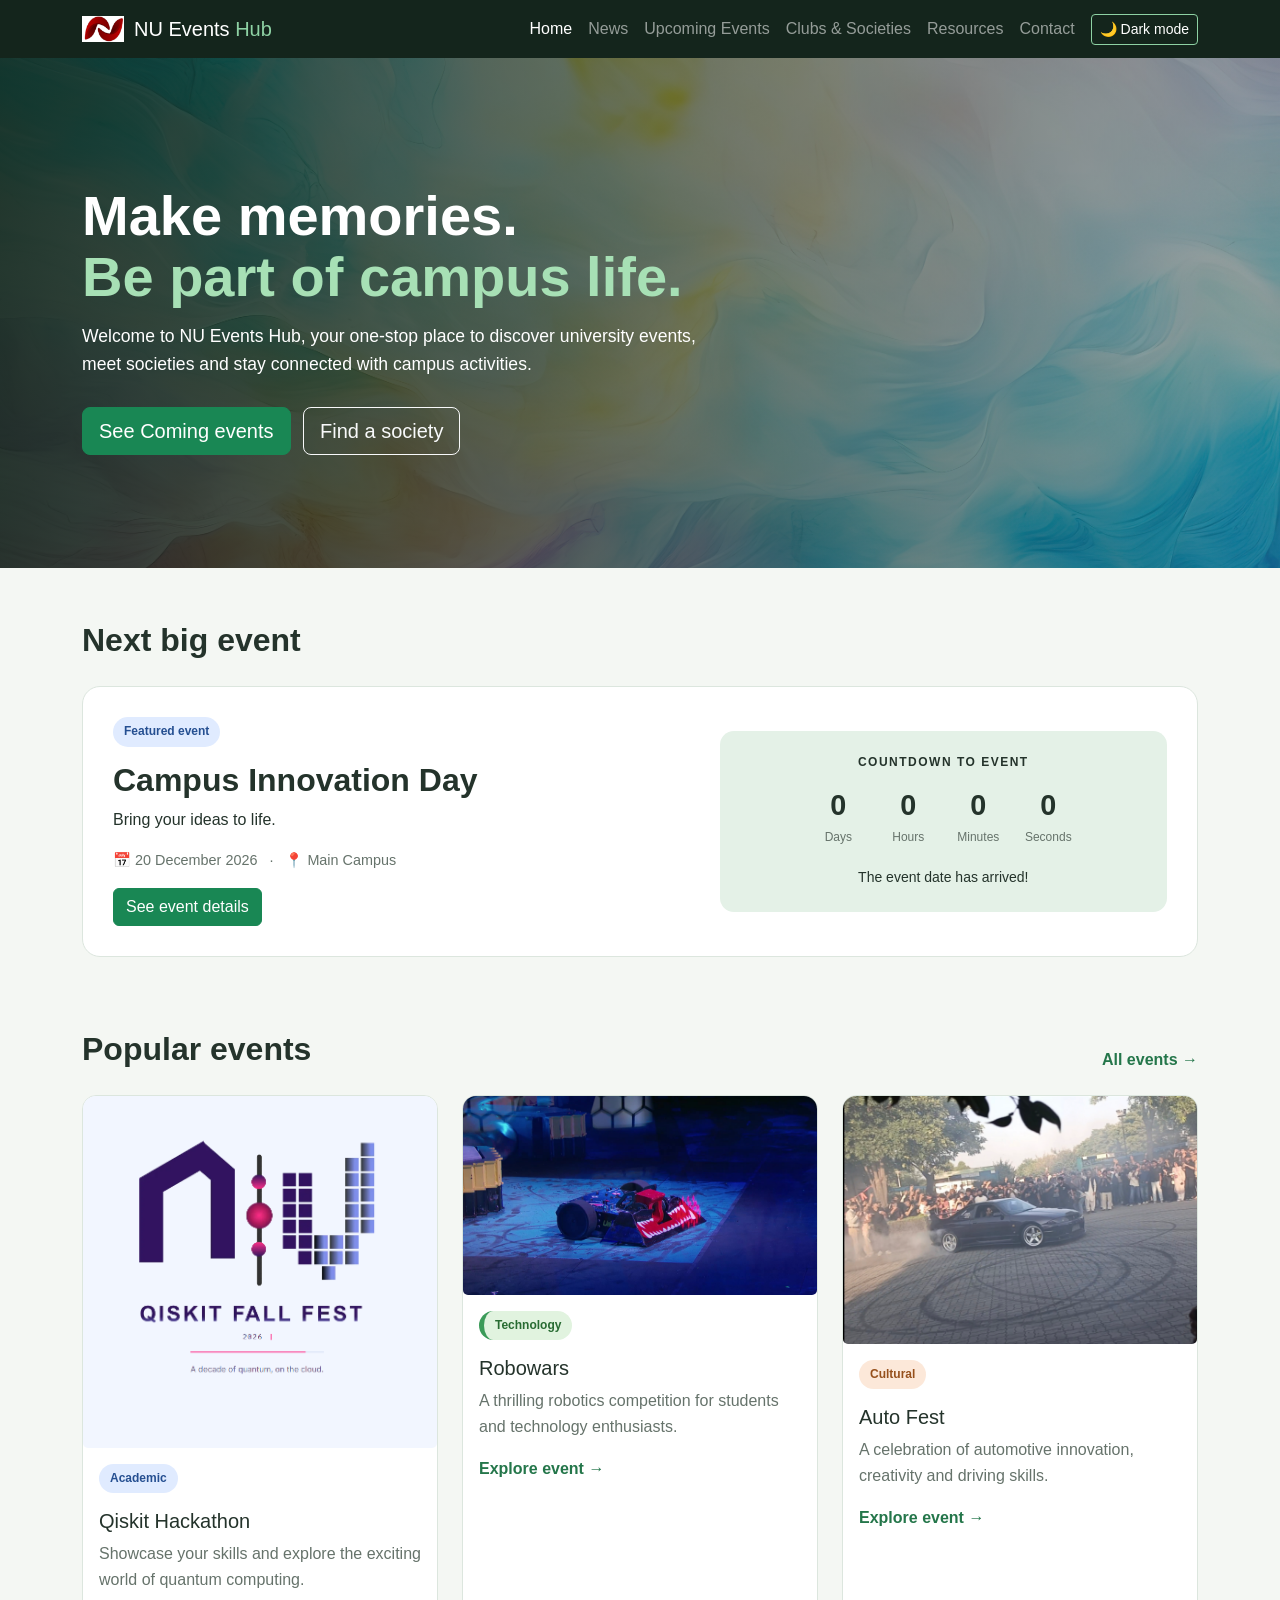
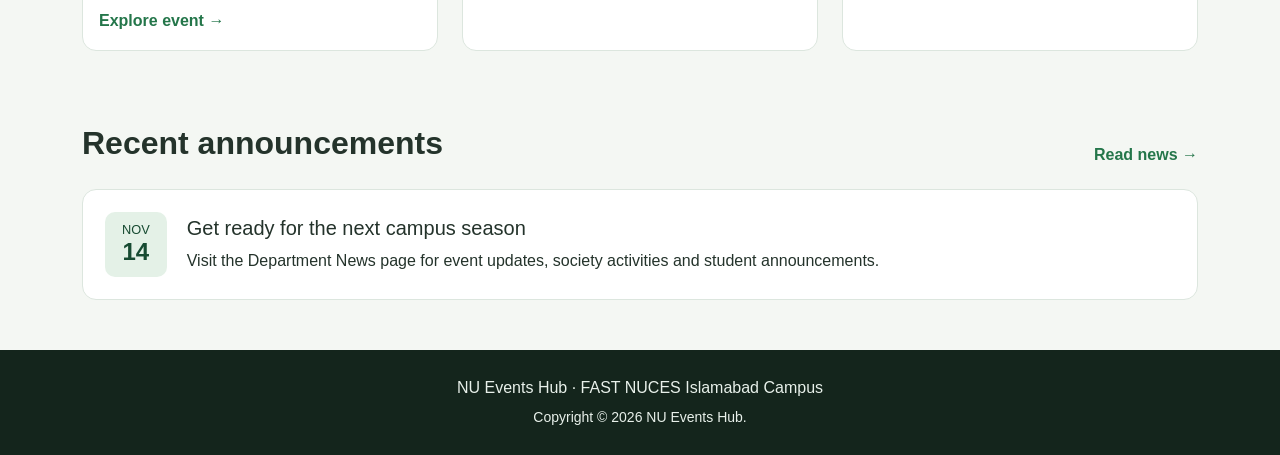
<file: index.html>
<!DOCTYPE html>
<html lang="en" data-theme="light">
<head>
  <meta charset="UTF-8">
  <meta name="viewport" content="width=device-width, initial-scale=1.0">
  <title>NU Events Hub</title>
  <link rel="icon" href="img/logo.png">
  <link href="https://cdn.jsdelivr.net/npm/bootstrap@5.3.3/dist/css/bootstrap.min.css" rel="stylesheet">
  <link rel="stylesheet" href="css/style.css">
</head>
<body>
<nav class="navbar navbar-expand-lg navbar-dark site-navbar sticky-top">
  <div class="container">
    <a class="navbar-brand d-flex align-items-center" href="index.html">
      <img src="img/block.png" alt="NU Events Hub logo" class="brand-logo">
      <span>NU Events <span class="brand-highlight">Hub</span></span>
    </a>
    <button class="navbar-toggler" type="button" data-bs-toggle="collapse" data-bs-target="#mainNavbar" >
      <span class="navbar-toggler-icon"></span>
    </button>
    <div class="collapse navbar-collapse" id="mainNavbar">
      <ul class="navbar-nav ms-auto align-items-lg-center">
        <li><a class="nav-link active" href="index.html">Home</a></li>
        <li><a class="nav-link " href="news.html">News</a></li>
        <li><a class="nav-link " href="events.html">Upcoming Events</a></li>
        <li><a class="nav-link " href="club.html">Clubs &amp; Societies</a></li>
        <li><a class="nav-link " href="resources.html">Resources</a></li>
        <li><a class="nav-link " href="contacts.html">Contact</a></li>
        <li class="nav-item ms-lg-2"><button class="btn btn-sm theme-button" id="themeToggle" type="button">🌙 Dark mode</button></li>
      </ul>
    </div>
  </div>
</nav>
<header class="home-hero">
  <div class="container hero-content">
    <h1>Make memories.<br><span>Be part of campus life.</span></h1>
    <p>Welcome to NU Events Hub, your one-stop place to discover university events, meet societies and stay connected with campus activities.</p>
    <a href="events.html" class="btn btn-success btn-lg me-2">See Coming events</a>
    <a href="club.html" class="btn btn-outline-light btn-lg">Find a society</a>
  </div>
</header>
<main>
<section class="container section-space">
  <div class="section-heading"><div><h2>Next big event</h2></div></div>
  <div class="featured-event">
    <div><span class="category-pill academic">Featured event</span><h3>Campus Innovation Day</h3><p>Bring your ideas to life.</p><p class="event-meta">📅 20 December 2026 &nbsp; · &nbsp; 📍 Main Campus</p><a class="btn btn-success" href="events.html">See event details</a></div>
    <div class="countdown-panel"><p class="mb-2">COUNTDOWN TO EVENT</p><div class="countdown" id="countdown"><div><strong id="days">--</strong><span>Days</span></div><div><strong id="hours">--</strong><span>Hours</span></div><div><strong id="minutes">--</strong><span>Minutes</span></div><div><strong id="seconds">--</strong><span>Seconds</span></div></div><small id="countdownMessage">Time left to get ready!</small></div>
  </div>
</section>
<section class="container section-space">
  <div class="section-heading"><div><h2>Popular events</h2></div><a href="events.html" class="text-link">All events →</a></div>
  <div class="row g-4">
    <div class="col-md-4"><article class="card event-card h-100"><img src="img/event1.png" class="card-img" alt="Quantum computing hackathon"><div class="card-body"><span class="category-pill academic">Academic</span><h3 class="h5 mt-3">Qiskit Hackathon</h3><p>Showcase your skills and explore the exciting world of quantum computing.</p><a href="events.html" class="text-link">Explore event →</a></div></article></div>
    <div class="col-md-4"><article class="card event-card h-100"><img src="img/event_2.jpg" class="card-img" alt="Robotics competition"><div class="card-body"><span class="category-pill sports">Technology</span><h3 class="h5 mt-3">Robowars</h3><p>A thrilling robotics competition for students and technology enthusiasts.</p><a href="events.html" class="text-link">Explore event →</a></div></article></div>
    <div class="col-md-4"><article class="card event-card h-100"><img src="img/event3.jpg" class="card-img" alt="Automotive festival"><div class="card-body"><span class="category-pill cultural">Cultural</span><h3 class="h5 mt-3">Auto Fest</h3><p>A celebration of automotive innovation, creativity and driving skills.</p><a href="events.html" class="text-link">Explore event →</a></div></article></div>
  </div>
</section>
<section class="container section-space">
  <div class="section-heading"><div><h2>Recent announcements</h2></div><a href="news.html" class="text-link">Read news →</a></div>
  <div class="announcement-box"><div class="announcement-date">NOV<br><strong>14</strong></div><div><h3 class="h5">Get ready for the next campus season</h3><p class="mb-0">Visit the Department News page for event updates, society activities and student announcements.</p></div></div>
</section>
</main>
<footer class="site-footer">
  <div class="container text-center">
    <p class="mb-1">NU Events Hub · FAST NUCES Islamabad Campus</p>
    <small>Copyright &copy; 2026 NU Events Hub.</small>
  </div>
</footer>
<script src="https://cdn.jsdelivr.net/npm/bootstrap@5.3.3/dist/js/bootstrap.bundle.min.js"></script>
<script src="js/main.js"></script>
</body>
</html>
</file>
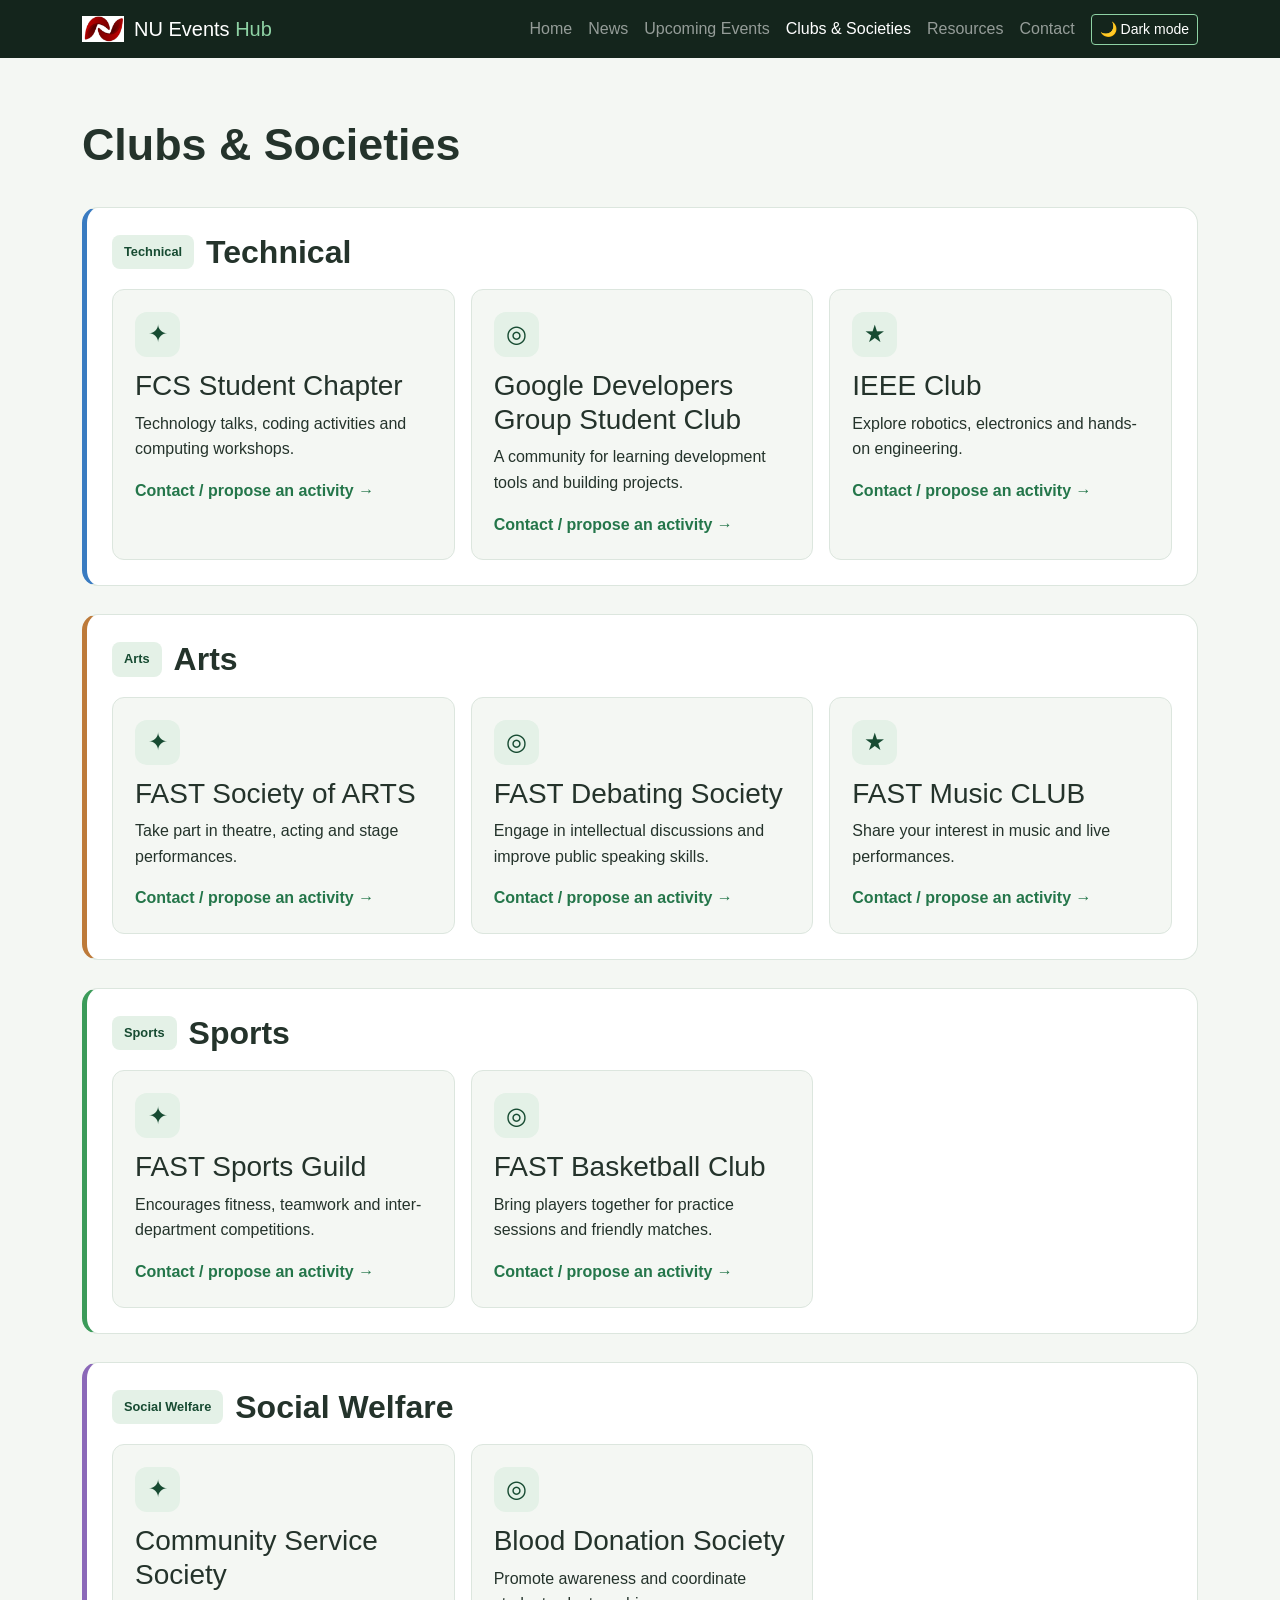
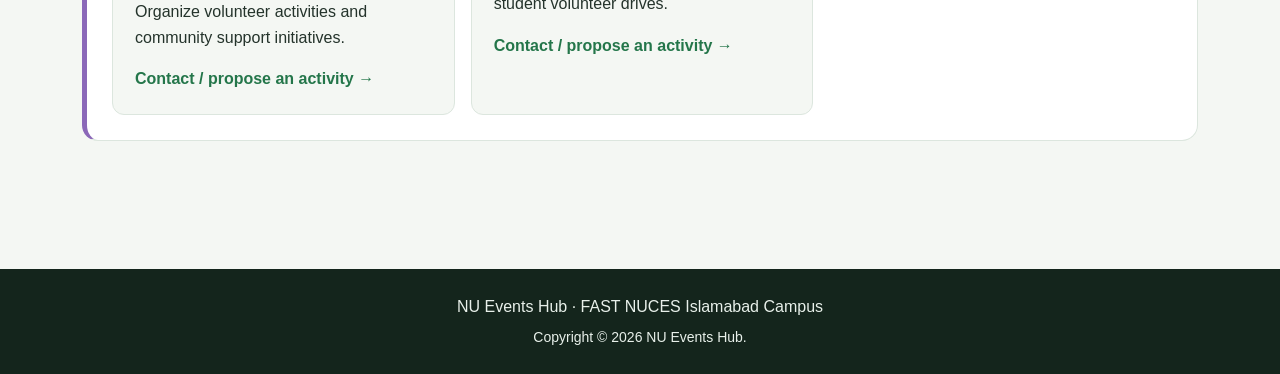
<file: club.html>
<!DOCTYPE html>
<html lang="en" data-theme="light">
<head>
  <meta charset="UTF-8">
  <meta name="viewport" content="width=device-width, initial-scale=1.0">
  <title>NU Events Hub | Clubs & Societies</title>
  <link rel="icon" href="img/logo.png">
  <link href="https://cdn.jsdelivr.net/npm/bootstrap@5.3.3/dist/css/bootstrap.min.css" rel="stylesheet">
  <link rel="stylesheet" href="css/style.css">
</head>
<body>
<nav class="navbar navbar-expand-lg navbar-dark site-navbar sticky-top">
  <div class="container">
    <a class="navbar-brand d-flex align-items-center" href="index.html">
      <img src="img/block.png" alt="NU Events Hub logo" class="brand-logo">
      <span>NU Events <span class="brand-highlight">Hub</span></span>
    </a>
    <button class="navbar-toggler" type="button" data-bs-toggle="collapse" data-bs-target="#mainNavbar" >
      <span class="navbar-toggler-icon"></span>
    </button>
    <div class="collapse navbar-collapse" id="mainNavbar">
      <ul class="navbar-nav ms-auto align-items-lg-center">
        <li><a class="nav-link " href="index.html">Home</a></li>
        <li><a class="nav-link " href="news.html">News</a></li>
        <li><a class="nav-link " href="events.html">Upcoming Events</a></li>
        <li><a class="nav-link active" href="club.html">Clubs &amp; Societies</a></li>
        <li><a class="nav-link " href="resources.html">Resources</a></li>
        <li><a class="nav-link " href="contacts.html">Contact</a></li>
        <li class="nav-item ms-lg-2"><button class="btn btn-sm theme-button" id="themeToggle" type="button">🌙 Dark mode</button></li>
      </ul>
    </div>
  </div>
</nav>
<main class="container page-content"><div class="page-heading"><h1>Clubs &amp; Societies</h1></div><section class="society-section technical"><div class="society-heading"><span>Technical</span><h2>Technical</h2></div><div class="row g-3"><div class="col-md-6 col-lg-4"><article class="society-card"><div class="society-icon">✦</div>
  <h3>FCS Student Chapter</h3><p>Technology talks, coding activities and computing workshops.</p><a href="contacts.html" class="text-link">Contact / propose an activity →</a></article></div>
  <div class="col-md-6 col-lg-4"><article class="society-card"><div class="society-icon">◎</div><h3>Google Developers Group Student Club</h3><p>A community for learning development tools and building projects.</p><a href="contacts.html" class="text-link">Contact / propose an activity →</a></article></div>
  <div class="col-md-6 col-lg-4"><article class="society-card"><div class="society-icon">★</div><h3>IEEE Club</h3><p>Explore robotics, electronics and hands-on engineering.</p><a href="contacts.html" class="text-link">Contact / propose an activity →</a></article></div></div></section>
  <section class="society-section arts"><div class="society-heading"><span>Arts</span><h2>Arts</h2></div><div class="row g-3"><div class="col-md-6 col-lg-4"><article class="society-card"><div class="society-icon">✦</div><h3>FAST Society of ARTS</h3><p>Take part in theatre, acting and stage performances.</p><a href="contacts.html" class="text-link">Contact / propose an activity →</a></article></div><div class="col-md-6 col-lg-4"><article class="society-card"><div class="society-icon">◎</div><h3>FAST Debating Society</h3><p>Engage in intellectual discussions and improve public speaking skills.</p><a href="contacts.html" class="text-link">Contact / propose an activity →</a></article></div><div class="col-md-6 col-lg-4"><article class="society-card"><div class="society-icon">★</div><h3>FAST Music CLUB</h3><p>Share your interest in music and live performances.</p><a href="contacts.html" class="text-link">Contact / propose an activity →</a>
  </article></div></div></section><section class="society-section sports"><div class="society-heading"><span>Sports</span><h2>Sports</h2></div><div class="row g-3"><div class="col-md-6 col-lg-4"><article class="society-card"><div class="society-icon">✦</div><h3>FAST Sports Guild</h3><p>Encourages fitness, teamwork and inter-department competitions.</p><a href="contacts.html" class="text-link">Contact / propose an activity →</a></article></div>
    <div class="col-md-6 col-lg-4"><article class="society-card"><div class="society-icon">◎</div><h3>FAST Basketball Club</h3><p>Bring players together for practice sessions and friendly matches.</p><a href="contacts.html" class="text-link">Contact / propose an activity →</a></article></div></div></section>
  <section class="society-section social"><div class="society-heading"><span>Social Welfare</span><h2>Social Welfare</h2></div><div class="row g-3"><div class="col-md-6 col-lg-4"><article class="society-card"><div class="society-icon">✦</div><h3>Community Service Society</h3><p>Organize volunteer activities and community support initiatives.</p><a href="contacts.html" class="text-link">Contact / propose an activity →</a></article></div><div class="col-md-6 col-lg-4"><article class="society-card"><div class="society-icon">◎</div>
    <h3>Blood Donation Society</h3><p>Promote awareness and coordinate student volunteer drives.</p><a href="contacts.html" class="text-link">Contact / propose an activity →</a></article></div></div></section></main><footer class="site-footer">
  <div class="container text-center">
    <p class="mb-1">NU Events Hub · FAST NUCES Islamabad Campus</p>
    <small>Copyright &copy; 2026 NU Events Hub.</small>
  </div>
</footer>
<script src="https://cdn.jsdelivr.net/npm/bootstrap@5.3.3/dist/js/bootstrap.bundle.min.js"></script>
<script src="js/main.js"></script>
</body>
</html>
</file>
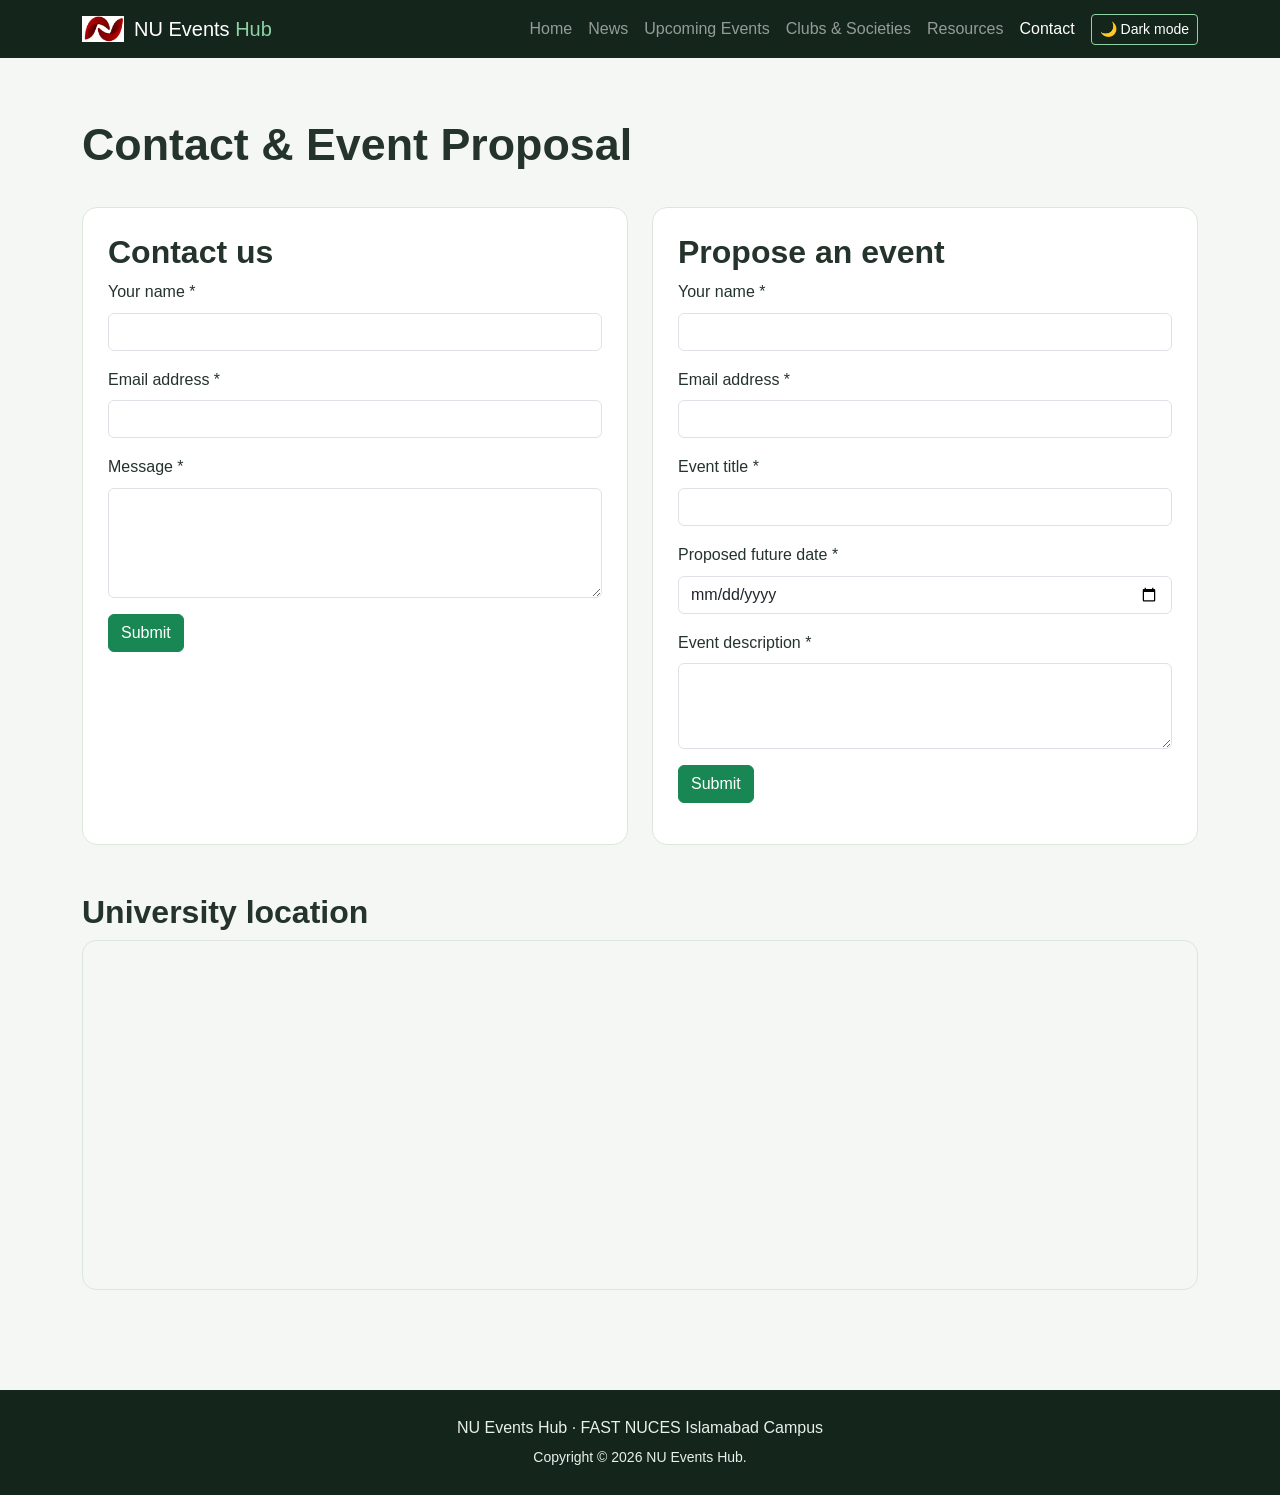
<file: contacts.html>
<!DOCTYPE html>
<html lang="en" data-theme="light">
<head>
  <meta charset="UTF-8">
  <meta name="viewport" content="width=device-width, initial-scale=1.0">
  <title>NU Events Hub | Contact & Event Proposal</title>
  <link rel="icon" href="img/logo.png">
  <link href="https://cdn.jsdelivr.net/npm/bootstrap@5.3.3/dist/css/bootstrap.min.css" rel="stylesheet">
  <link rel="stylesheet" href="css/style.css">
</head>
<body>
<nav class="navbar navbar-expand-lg navbar-dark site-navbar sticky-top">
  <div class="container">
    <a class="navbar-brand d-flex align-items-center" href="index.html">
      <img src="img/block.png" alt="NU Events Hub logo" class="brand-logo">
      <span>NU Events <span class="brand-highlight">Hub</span></span>
    </a>
    <button class="navbar-toggler" type="button" data-bs-toggle="collapse" data-bs-target="#mainNavbar" >
      <span class="navbar-toggler-icon"></span>
    </button>
    <div class="collapse navbar-collapse" id="mainNavbar">
      <ul class="navbar-nav ms-auto align-items-lg-center">
        <li><a class="nav-link " href="index.html">Home</a></li>
        <li><a class="nav-link " href="news.html">News</a></li>
        <li><a class="nav-link " href="events.html">Upcoming Events</a></li>
        <li><a class="nav-link " href="club.html">Clubs &amp; Societies</a></li>
        <li><a class="nav-link " href="resources.html">Resources</a></li>
        <li><a class="nav-link active" href="contacts.html">Contact</a></li>
        <li class="nav-item ms-lg-2"><button class="btn btn-sm theme-button" id="themeToggle" type="button">🌙 Dark mode</button></li>
      </ul>
    </div>
  </div>
</nav>
<main class="container page-content"><div class="page-heading"><h1>Contact &amp; Event Proposal</h1></div>
<div class="row g-4"><div class="col-lg-6"><section class="form-panel"><h2>Contact us</h2><form id="contactForm" novalidate><div class="mb-3"><label class="form-label" for="contactName">Your name *</label><input class="form-control" id="contactName" type="text" required><div class="invalid-feedback">Please enter your name.</div></div><div class="mb-3"><label class="form-label" for="contactEmail">Email address *</label><input class="form-control" id="contactEmail" type="email" required><div class="invalid-feedback">Please enter a valid email address.</div></div><div class="mb-3"><label class="form-label" for="contactMessage">Message *</label><textarea class="form-control" id="contactMessage" rows="4" required></textarea><div class="invalid-feedback">Please write a message.</div></div><button class="btn btn-success" type="submit">Submit</button><div class="form-success mt-3" id="contactSuccess" role="status"></div></form></section></div>
<div class="col-lg-6"><section class="form-panel"><h2>Propose an event</h2><form id="proposalForm" novalidate><div class="mb-3"><label class="form-label" for="proposalName">Your name *</label><input class="form-control" id="proposalName" type="text" required><div class="invalid-feedback">Please enter your name.</div></div><div class="mb-3"><label class="form-label" for="proposalEmail">Email address *</label><input class="form-control" id="proposalEmail" type="email" required><div class="invalid-feedback">Enter a valid email address.</div></div><div class="mb-3"><label class="form-label" for="eventName">Event title *</label><input class="form-control" id="eventName" type="text" required><div class="invalid-feedback">Please enter an event title.</div></div><div class="mb-3"><label class="form-label" for="eventDate">Proposed future date *</label><input class="form-control" id="eventDate" type="date" required><div class="invalid-feedback">Choose a date in the future.</div></div><div class="mb-3"><label class="form-label" for="eventDescription">Event description *</label><textarea class="form-control" id="eventDescription" rows="3" required></textarea><div class="invalid-feedback">Please describe your event.</div></div><button class="btn btn-success" type="submit">Submit</button><div class="form-success mt-3" id="proposalSuccess" role="status"></div></form></section></div></div>
<section class="map-section mt-5"><h2>University location</h2><div class="map-frame"><iframe src="https://www.google.com/maps?q=FAST%20National%20University%20Islamabad%20Campus&output=embed" loading="lazy" referrerpolicy="no-referrer-when-downgrade" allowfullscreen></iframe></div></section>
</main><footer class="site-footer">
  <div class="container text-center">
    <p class="mb-1">NU Events Hub · FAST NUCES Islamabad Campus</p>
    <small>Copyright &copy; 2026 NU Events Hub.</small>
  </div>
</footer>
<script src="https://cdn.jsdelivr.net/npm/bootstrap@5.3.3/dist/js/bootstrap.bundle.min.js"></script>
<script src="js/main.js"></script>
</body>
</html>
</file>
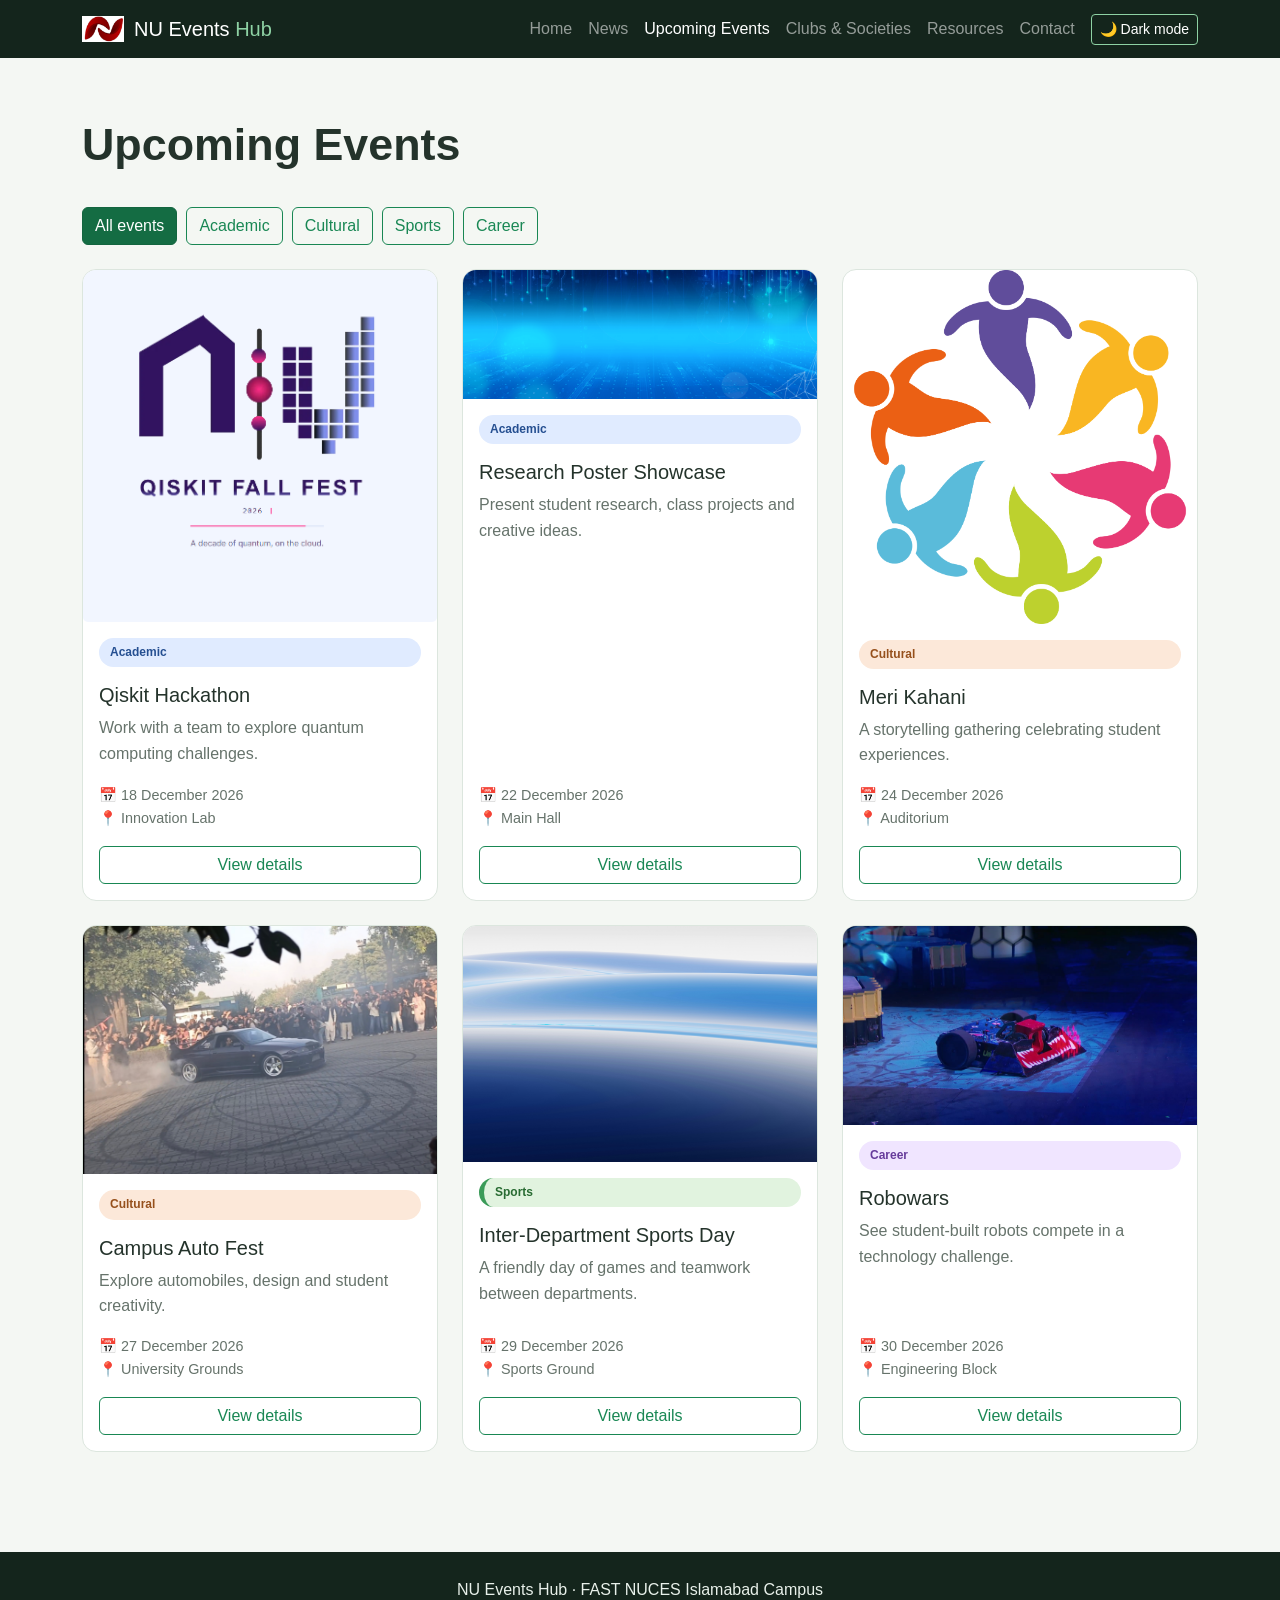
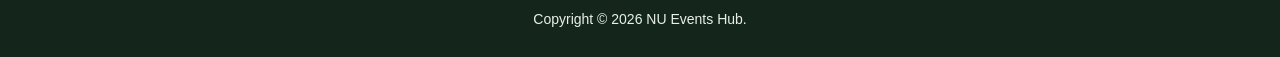
<file: events.html>
<!DOCTYPE html>
<html lang="en" data-theme="light">
<head>
  <meta charset="UTF-8">
  <meta name="viewport" content="width=device-width, initial-scale=1.0">
  <title>NU Events Hub | Upcoming Events</title>
  <link rel="icon" href="img/logo.png">
  <link href="https://cdn.jsdelivr.net/npm/bootstrap@5.3.3/dist/css/bootstrap.min.css" rel="stylesheet">
  <link rel="stylesheet" href="css/style.css">
</head>
<body>
<nav class="navbar navbar-expand-lg navbar-dark site-navbar sticky-top">
  <div class="container">
    <a class="navbar-brand d-flex align-items-center" href="index.html">
      <img src="img/block.png" alt="NU Events Hub logo" class="brand-logo">
      <span>NU Events <span class="brand-highlight">Hub</span></span>
    </a>
    <button class="navbar-toggler" type="button" data-bs-toggle="collapse" data-bs-target="#mainNavbar" >
      <span class="navbar-toggler-icon"></span>
    </button>
    <div class="collapse navbar-collapse" id="mainNavbar">
      <ul class="navbar-nav ms-auto align-items-lg-center">
        <li><a class="nav-link " href="index.html">Home</a></li>
        <li><a class="nav-link " href="news.html">News</a></li>
        <li><a class="nav-link active" href="events.html">Upcoming Events</a></li>
        <li><a class="nav-link " href="club.html">Clubs &amp; Societies</a></li>
        <li><a class="nav-link " href="resources.html">Resources</a></li>
        <li><a class="nav-link " href="contacts.html">Contact</a></li>
        <li class="nav-item ms-lg-2"><button class="btn btn-sm theme-button" id="themeToggle" type="button">🌙 Dark mode</button></li>
      </ul>
    </div>
  </div>
</nav>
<main class="container page-content"><div class="page-heading"><h1>Upcoming Events</h1></div>
<div class="filter-buttons mb-4"><button class="btn btn-success filter-btn active" data-filter="All">All events</button><button class="btn btn-outline-success filter-btn" data-filter="Academic">Academic</button><button class="btn btn-outline-success filter-btn" data-filter="Cultural">Cultural</button><button class="btn btn-outline-success filter-btn" data-filter="Sports">Sports</button><button class="btn btn-outline-success filter-btn" data-filter="Career">Career</button></div>
<div class="row g-4" id="eventList"><div class="col-md-6 col-lg-4 event-item" data-category="Academic"><article class="card event-card h-100"><img src="img/event1.png" class="card-img event-image" alt="Qiskit Hackathon"><div class="card-body d-flex flex-column"><span class="category-pill academic">Academic</span><h3 class="h5 mt-3">Qiskit Hackathon</h3><p>Work with a team to explore quantum computing challenges.</p><div class="mt-auto"><p class="event-meta mb-3">📅 18 December 2026<br>📍 Innovation Lab</p><button class="btn btn-outline-success w-100 event-detail-button" type="button" data-bs-toggle="modal" data-bs-target="#eventModal" data-title="Qiskit Hackathon" data-category="Academic" data-date="18 December 2026" data-venue="Innovation Lab" data-description="Work with a team to explore quantum computing challenges.">View details</button></div></div></article></div><div class="col-md-6 col-lg-4 event-item" data-category="Academic"><article class="card event-card h-100"><img src="img/hero1.png" class="card-img-top event-image" alt="Research Poster Showcase"><div class="card-body d-flex flex-column"><span class="category-pill academic">Academic</span><h3 class="h5 mt-3">Research Poster Showcase</h3><p>Present student research, class projects and creative ideas.</p><div class="mt-auto"><p class="event-meta mb-3">📅 22 December 2026<br>📍 Main Hall</p><button class="btn btn-outline-success w-100 event-detail-button" type="button" data-bs-toggle="modal" data-bs-target="#eventModal" data-title="Research Poster Showcase" data-category="Academic" data-date="22 December 2026" data-venue="Main Hall" data-description="Present student research, class projects and creative ideas.">View details</button></div></div></article></div><div class="col-md-6 col-lg-4 event-item" data-category="Cultural"><article class="card event-card h-100"><img src="img/hero.png" class="card-img-top event-image" alt="Meri Kahani"><div class="card-body d-flex flex-column"><span class="category-pill cultural">Cultural</span><h3 class="h5 mt-3">Meri Kahani</h3><p>A storytelling gathering celebrating student experiences.</p><div class="mt-auto"><p class="event-meta mb-3">📅 24 December 2026<br>📍 Auditorium</p><button class="btn btn-outline-success w-100 event-detail-button" type="button" data-bs-toggle="modal" data-bs-target="#eventModal" data-title="Meri Kahani" data-category="Cultural" data-date="24 December 2026" data-venue="Auditorium" data-description="A storytelling gathering celebrating student experiences.">View details</button></div></div></article></div><div class="col-md-6 col-lg-4 event-item" data-category="Cultural"><article class="card event-card h-100"><img src="img/event3.jpg" class="card-img-top event-image" alt="Campus Auto Fest"><div class="card-body d-flex flex-column"><span class="category-pill cultural">Cultural</span><h3 class="h5 mt-3">Campus Auto Fest</h3><p>Explore automobiles, design and student creativity.</p><div class="mt-auto"><p class="event-meta mb-3">📅 27 December 2026<br>📍 University Grounds</p><button class="btn btn-outline-success w-100 event-detail-button" type="button" data-bs-toggle="modal" data-bs-target="#eventModal" data-title="Campus Auto Fest" data-category="Cultural" data-date="27 December 2026" data-venue="University Grounds" data-description="Explore automobiles, design and student creativity.">View details</button></div></div></article></div><div class="col-md-6 col-lg-4 event-item" data-category="Sports"><article class="card event-card h-100"><img src="img/hero2.jpg" class="card-img-top event-image" alt="Inter-Department Sports Day"><div class="card-body d-flex flex-column"><span class="category-pill sports">Sports</span><h3 class="h5 mt-3">Inter-Department Sports Day</h3><p>A friendly day of games and teamwork between departments.</p><div class="mt-auto"><p class="event-meta mb-3">📅 29 December 2026<br>📍 Sports Ground</p><button class="btn btn-outline-success w-100 event-detail-button" type="button" data-bs-toggle="modal" data-bs-target="#eventModal" data-title="Inter-Department Sports Day" data-category="Sports" data-date="29 December 2026" data-venue="Sports Ground" data-description="A friendly day of games and teamwork between departments.">View details</button></div></div></article></div><div class="col-md-6 col-lg-4 event-item" data-category="Career"><article class="card event-card h-100"><img src="img/event_2.jpg" class="card-img-top event-image" alt="Robowars"><div class="card-body d-flex flex-column"><span class="category-pill career">Career</span><h3 class="h5 mt-3">Robowars</h3><p>See student-built robots compete in a technology challenge.</p><div class="mt-auto"><p class="event-meta mb-3">📅 30 December 2026<br>📍 Engineering Block</p>
  <button class="btn btn-outline-success w-100 event-detail-button" type="button" data-bs-toggle="modal" data-bs-target="#eventModal" data-title="Robowars" data-category="Career" data-date="30 December 2026" data-venue="Engineering Block" data-description="See student-built robots compete in a technology challenge.">View details</button></div></div></article></div></div>
<div class="text-center py-4 d-none" id="noEvents">No events found in this category.</div>
</main>


<div class="modal fade" id="eventModal" tabindex="-1" ><div class="modal-dialog modal-dialog-centered"><div class="modal-content"><div class="modal-header"><h2 class="modal-title fs-5" id="eventModalTitle">Event details</h2>
  <button type="button" class="btn-close" data-bs-dismiss="modal" ></button></div>
<div class="modal-body">
  <p><strong>Category:</strong>
   <span id="modalCategory"></span></p>
  <p><strong>Date:</strong> 
  <span id="modalDate"></span></p><p>
  <strong>Venue:</strong>
   <span id="modalVenue"></span>
</p>
  <p id="modalDescription"></p></div>
<div class="modal-footer">
  <button type="button" class="btn btn-success" data-bs-dismiss="modal">Close</button>
</div>
</div>
</div>
</div>
<footer class="site-footer">
  <div class="container text-center">
    <p class="mb-1">NU Events Hub · FAST NUCES Islamabad Campus</p>
    <small>Copyright &copy; 2026 NU Events Hub.</small>
  </div>
</footer>
<script src="https://cdn.jsdelivr.net/npm/bootstrap@5.3.3/dist/js/bootstrap.bundle.min.js"></script>
<script src="js/main.js"></script>
</body>
</html>
</file>
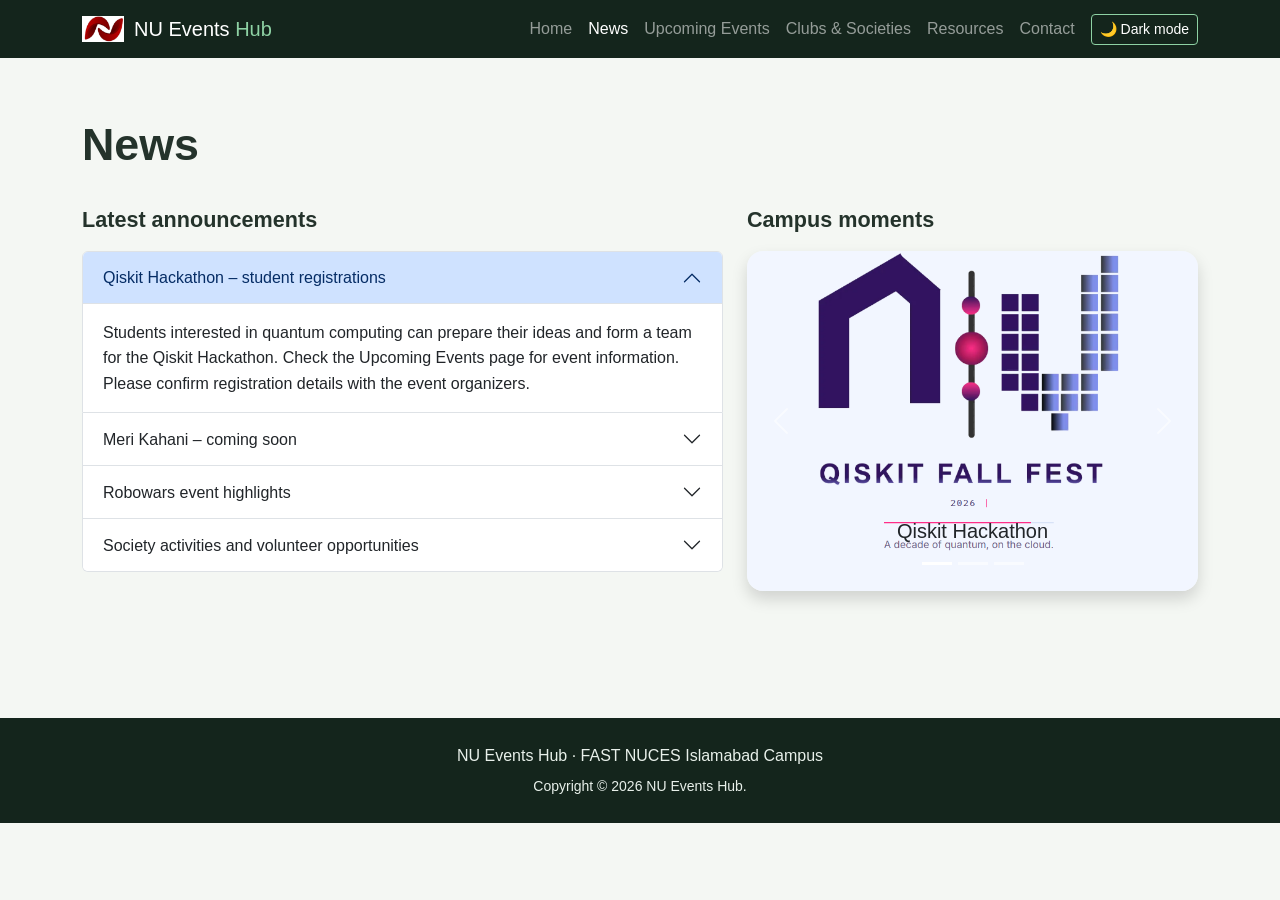
<file: news.html>
<!DOCTYPE html>
<html lang="en" data-theme="light">
<head>
  <meta charset="UTF-8">
  <meta name="viewport" content="width=device-width, initial-scale=1.0">
  <title>NU Events Hub | News</title>
  <link rel="icon" href="img/logo.png">
  <link href="https://cdn.jsdelivr.net/npm/bootstrap@5.3.3/dist/css/bootstrap.min.css" rel="stylesheet">
  <link rel="stylesheet" href="css/style.css">
</head>
<body>
<nav class="navbar navbar-expand-lg navbar-dark site-navbar sticky-top">
  <div class="container">
    <a class="navbar-brand d-flex align-items-center" href="index.html">
      <img src="img/block.png" alt="NU Events Hub logo" class="brand-logo">
      <span>NU Events <span class="brand-highlight">Hub</span></span>
    </a>
    <button class="navbar-toggler" type="button" data-bs-toggle="collapse" data-bs-target="#mainNavbar">
      <span class="navbar-toggler-icon"></span>
    </button>
    <div class="collapse navbar-collapse" id="mainNavbar">
      <ul class="navbar-nav ms-auto align-items-lg-center">
        <li><a class="nav-link " href="index.html">Home</a></li>
        <li><a class="nav-link active" href="news.html">News</a></li>
        <li><a class="nav-link " href="events.html">Upcoming Events</a></li>
        <li><a class="nav-link " href="club.html">Clubs &amp; Societies</a></li>
        <li><a class="nav-link " href="resources.html">Resources</a></li>
        <li><a class="nav-link " href="contacts.html">Contact</a></li>
        <li class="nav-item ms-lg-2"><button class="btn btn-sm theme-button" id="themeToggle" type="button">🌙 Dark mode</button></li>
      </ul>
    </div>
  </div>
</nav>
<main class="container page-content">
  <div class="page-heading"><h1>News</h1></div>
  <div class="row g-4 align-items-start">
    <div class="col-lg-7"><h2 class="section-title">Latest announcements</h2>
      <div class="accordion" id="newsAccordion">
        <div class="accordion-item"><h2 class="accordion-header"><button class="accordion-button" type="button" data-bs-toggle="collapse" data-bs-target="#newsOne">Qiskit Hackathon – student registrations</button></h2><div id="newsOne" class="accordion-collapse collapse show" data-bs-parent="#newsAccordion"><div class="accordion-body">Students interested in quantum computing can prepare their ideas and form a team for the Qiskit Hackathon. Check the Upcoming Events page for event information. Please confirm registration details with the event organizers.</div></div></div>
        <div class="accordion-item"><h2 class="accordion-header"><button class="accordion-button collapsed" type="button" data-bs-toggle="collapse" data-bs-target="#newsTwo">Meri Kahani – coming soon</button></h2><div id="newsTwo" class="accordion-collapse collapse" data-bs-parent="#newsAccordion"><div class="accordion-body">A campus storytelling activity celebrating student experiences and creativity. More information will be shared by the organizing society.</div></div></div>
        <div class="accordion-item"><h2 class="accordion-header"><button class="accordion-button collapsed" type="button" data-bs-toggle="collapse" data-bs-target="#newsThree">Robowars event highlights</button></h2><div id="newsThree" class="accordion-collapse collapse" data-bs-parent="#newsAccordion"><div class="accordion-body">Robowars brings together students who enjoy robotics, building and friendly competition. Explore the event gallery for a look at campus activities.</div></div></div>
        <div class="accordion-item"><h2 class="accordion-header"><button class="accordion-button collapsed" type="button" data-bs-toggle="collapse" data-bs-target="#newsFour">Society activities and volunteer opportunities</button></h2><div id="newsFour" class="accordion-collapse collapse" data-bs-parent="#newsAccordion"><div class="accordion-body">Students can explore the Clubs and Societies directory to learn about technical, arts, sports and social welfare activities.</div></div></div>
      </div>
    </div>
    <div class="col-lg-5"><h2 class="section-title">Campus moments</h2>
      <div id="campusCarousel" class="carousel slide carousel-fade shadow rounded-4 overflow-hidden" data-bs-ride="carousel">
        <div class="carousel-indicators"><button type="button" data-bs-target="#campusCarousel" data-bs-slide-to="0" class="active"></button><button type="button" data-bs-target="#campusCarousel" data-bs-slide-to="1" ></button><button type="button" data-bs-target="#campusCarousel" data-bs-slide-to="2" ></button></div>
        <div class="carousel-inner"><div class="carousel-item active"><img src="img/event1.png" class="d-block w-100 news-slide" alt="Qiskit event image"><div class="carousel-caption"><h5 class="text-dark">Qiskit Hackathon</h5></div></div><div class="carousel-item"><img src="img/event_2.jpg" class="d-block w-100 news-slide" alt="Robowars event image"><div class="carousel-caption"><h5>Robowars</h5></div></div><div class="carousel-item"><img src="img/event3.jpg" class="d-block w-100 news-slide" alt="Auto Fest image"><div class="carousel-caption"><h5>Auto Fest</h5></div></div></div>
        <button class="carousel-control-prev" type="button" data-bs-target="#campusCarousel" data-bs-slide="prev"><span class="carousel-control-prev-icon"></span></button><button class="carousel-control-next" type="button" data-bs-target="#campusCarousel" data-bs-slide="next"><span class="carousel-control-next-icon"></span></button>
      </div>

    </div>
  </div>
</main><footer class="site-footer">
  <div class="container text-center">
    <p class="mb-1">NU Events Hub · FAST NUCES Islamabad Campus</p>
    <small>Copyright &copy; 2026 NU Events Hub.</small>
  </div>
</footer>
<script src="https://cdn.jsdelivr.net/npm/bootstrap@5.3.3/dist/js/bootstrap.bundle.min.js"></script>
<script src="js/main.js"></script>
</body>
</html>
</file>
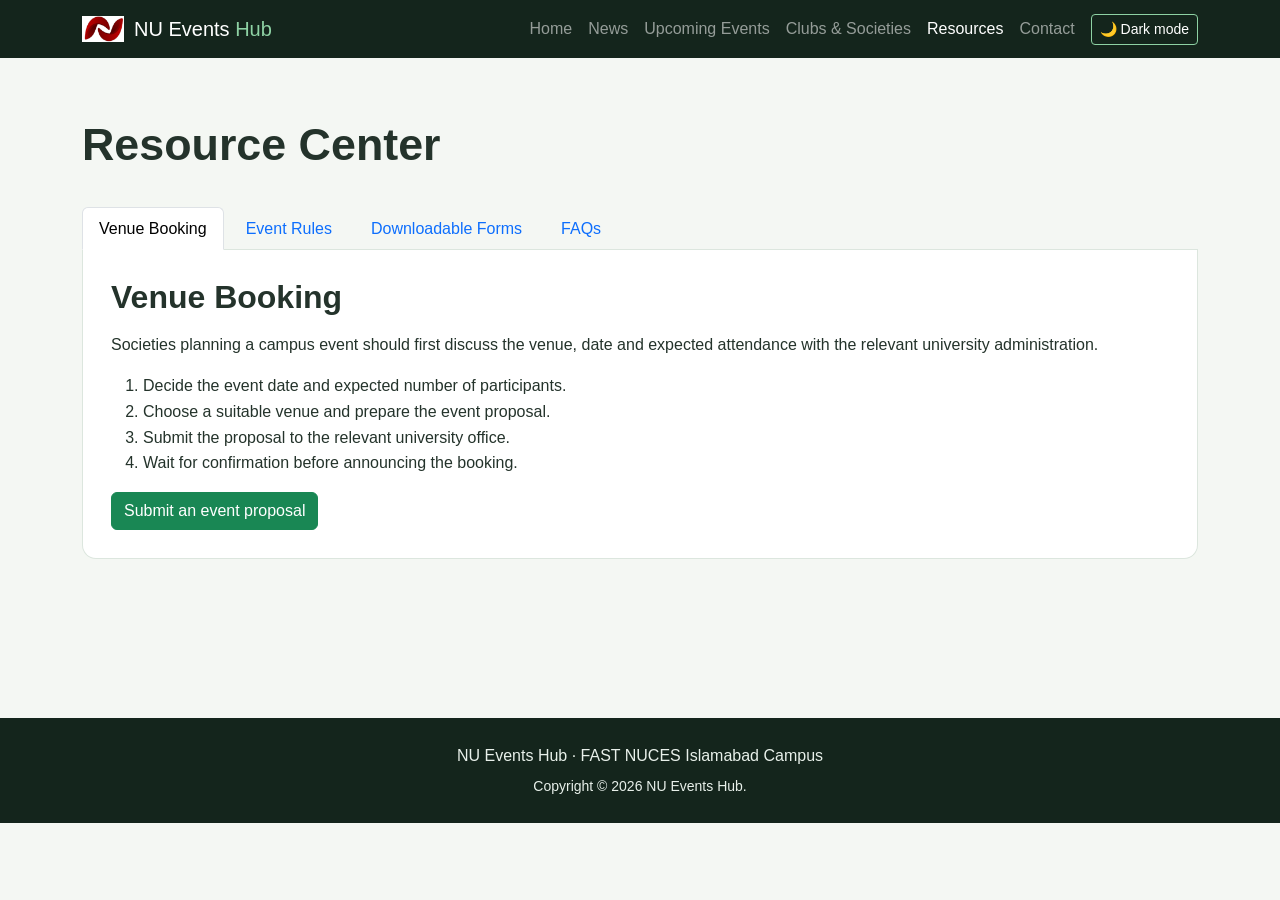
<file: resources.html>
<!DOCTYPE html>
<html lang="en" data-theme="light">
<head>
  <meta charset="UTF-8">
  <meta name="viewport" content="width=device-width, initial-scale=1.0">
  <title>NU Events Hub | Resource Center</title>
  <link rel="icon" href="img/logo.png">
  <link href="https://cdn.jsdelivr.net/npm/bootstrap@5.3.3/dist/css/bootstrap.min.css" rel="stylesheet">
  <link rel="stylesheet" href="css/style.css">
</head>
<body>
<nav class="navbar navbar-expand-lg navbar-dark site-navbar sticky-top">
  <div class="container">
    <a class="navbar-brand d-flex align-items-center" href="index.html">
      <img src="img/block.png" alt="NU Events Hub logo" class="brand-logo">
      <span>NU Events <span class="brand-highlight">Hub</span></span>
    </a>
    <button class="navbar-toggler" type="button" data-bs-toggle="collapse" data-bs-target="#mainNavbar">
      <span class="navbar-toggler-icon"></span>
    </button>
    <div class="collapse navbar-collapse" id="mainNavbar">
      <ul class="navbar-nav ms-auto align-items-lg-center">
        <li><a class="nav-link " href="index.html">Home</a></li>
        <li><a class="nav-link " href="news.html">News</a></li>
        <li><a class="nav-link " href="events.html">Upcoming Events</a></li>
        <li><a class="nav-link " href="club.html">Clubs &amp; Societies</a></li>
        <li><a class="nav-link active" href="resources.html">Resources</a></li>
        <li><a class="nav-link " href="contacts.html">Contact</a></li>
        <li class="nav-item ms-lg-2"><button class="btn btn-sm theme-button" id="themeToggle" type="button">🌙 Dark mode</button></li>
      </ul>
    </div>
  </div>
</nav>
<main class="container page-content"><div class="page-heading"><h1>Resource Center</h1></div>
<ul class="nav nav-tabs resource-tabs" id="resourceTabs" role="tablist">
<li role="presentation"><button class="nav-link active" id="venue-tab" data-bs-toggle="tab" data-bs-target="#venue" type="button" role="tab">Venue Booking</button></li>
<li role="presentation"><button class="nav-link" id="rules-tab" data-bs-toggle="tab" data-bs-target="#rules" type="button" role="tab">Event Rules</button></li>
<li role="presentation"><button class="nav-link" id="forms-tab" data-bs-toggle="tab" data-bs-target="#forms" type="button" role="tab">Downloadable Forms</button></li>
<li role="presentation"><button class="nav-link" id="faqs-tab" data-bs-toggle="tab" data-bs-target="#faqs" type="button" role="tab">FAQs</button></li>
</ul>
<div class="tab-content resource-content" id="resourceTabsContent">
<div class="tab-pane fade show active" id="venue" role="tabpanel" ><h2>Venue Booking</h2><p>Societies planning a campus event should first discuss the venue, date and expected attendance with the relevant university administration.</p><ol><li>Decide the event date and expected number of participants.</li><li>Choose a suitable venue and prepare the event proposal.</li><li>Submit the proposal to the relevant university office.</li><li>Wait for confirmation before announcing the booking.</li></ol><a href="contacts.html" class="btn btn-success">Submit an event proposal</a></div>
<div class="tab-pane fade" id="rules" role="tabpanel"><h2>Event Rules</h2><ul><li>Respect university policies and campus facilities.</li><li>Obtain approval before arranging an event.</li><li>Keep the venue clean and return equipment after use.</li><li>Make sure activities are safe and welcoming for participants.</li><li>Share accurate event information with attendees.</li></ul></div>
<div class="tab-pane fade" id="forms" role="tabpanel"><h2>Downloadable Forms</h2><p>A simple event proposal form is available below. You can download it, fill it in and use it as a planning draft.</p><a class="btn btn-outline-success" href="event-proposal-form.txt" download>⬇ Download event proposal form</a></div>
<div class="tab-pane fade" id="faqs" role="tabpanel"><h2>Frequently Asked Questions</h2><div class="accordion" id="faqAccordion"><div class="accordion-item"><h3 class="accordion-header"><button class="accordion-button" data-bs-toggle="collapse" data-bs-target="#faq1" type="button">Who can propose an event?</button></h3><div class="accordion-collapse collapse show" id="faq1" data-bs-parent="#faqAccordion"><div class="accordion-body">Students and student societies can use the proposal form to share an event idea.</div></div></div><div class="accordion-item"><h3 class="accordion-header"><button class="accordion-button collapsed" data-bs-toggle="collapse" data-bs-target="#faq2" type="button">Does submitting a proposal confirm my event?</button></h3><div class="accordion-collapse collapse" id="faq2" data-bs-parent="#faqAccordion"><div class="accordion-body">No. A proposal is a request for review. Wait for confirmation from the relevant university office.</div></div></div><div class="accordion-item"><h3 class="accordion-header"><button class="accordion-button collapsed" data-bs-toggle="collapse" data-bs-target="#faq3" type="button">Where can I find upcoming activities?</button></h3><div class="accordion-collapse collapse" id="faq3" data-bs-parent="#faqAccordion"><div class="accordion-body">Visit the Upcoming Events page and use the category buttons to filter events.</div></div></div></div></div>
</div></main><footer class="site-footer">
  <div class="container text-center">
    <p class="mb-1">NU Events Hub · FAST NUCES Islamabad Campus</p>
    <small>Copyright &copy; 2026 NU Events Hub.</small>
  </div>
</footer>
<script src="https://cdn.jsdelivr.net/npm/bootstrap@5.3.3/dist/js/bootstrap.bundle.min.js"></script>
<script src="js/main.js"></script>
</body>
</html>
</file>
<file: css/style.css>
/* Main colors are stored in variables so the theme can be changed easily. */
:root {
  --page-bg: #f4f7f3;
  --card-bg: #ffffff;
  --text-color: #24332b;
  --muted-color: #66736b;
  --green: #24764a;
  --green-dark: #174b32;
  --soft-green: #e4f1e7;
  --border-color: #dce6de;
}
html[data-theme="dark"] {
  --page-bg: #17221c;
  --card-bg: #223129;
  --text-color: #edf5ef;
  --muted-color: #b8c7bd;
  --green: #79c795;
  --green-dark: #b1e2c0;
  --soft-green: #304b3b;
  --border-color: #405448;
}
* { box-sizing: border-box; }
body {
  margin: 0;
  background: var(--page-bg);
  color: var(--text-color);
  font-family: poppins, sans-serif;
  line-height: 1.6;
}
.site-navbar { background: #14251c; }
.brand-logo { width: 42px; height: 32px; object-fit: contain; margin-right: 10px; }
.brand-highlight { color: #8ed2a4; }
.theme-button { color: #fff; border: 1px solid #8ed2a4; }
.theme-button:hover { color: #14251c; background: #8ed2a4; }
.home-hero {
  min-height: 510px; display: flex; align-items: center; color: white;
  background: linear-gradient(90deg, rgba(13,35,23,.88), rgba(13,35,23,.35)), url("../img/hero3.jpg") center/cover;
}
.hero-content { padding-top: 85px; padding-bottom: 85px; }
.hero-content h1 { font-size: 3.5rem; font-weight: 800; line-height: 1.08; margin: 15px 0; }
.hero-content h1 span { color: #a7e0b5; }
.hero-content p { max-width: 620px; font-size: 1.1rem; margin-bottom: 28px; }
.eyebrow { color: var(--green); font-size: .76rem; font-weight: 800; letter-spacing: 2px; }
.home-hero .eyebrow { color: #b7e8c4; }
.section-space { padding-top: 48px; padding-bottom: 20px; }
.section-heading { display: flex; justify-content: space-between; align-items: end; margin-bottom: 22px; }
.section-heading h2, .page-heading h1 { font-weight: 800; margin: 5px 0; }
.page-content { min-height: 70vh; padding-top: 55px; padding-bottom: 70px; }
.page-heading { margin-bottom: 35px; }
.page-heading h1 { font-size: 2.8rem; }
.page-heading p { color: var(--muted-color); max-width: 700px; }
.section-title { font-size: 1.35rem; font-weight: 700; margin-bottom: 18px; }
.featured-event { display: grid; grid-template-columns: 1.3fr 1fr; gap: 25px; align-items: center; background: var(--card-bg); border: 1px solid var(--border-color); border-radius: 18px; padding: 30px; }
.featured-event h3 { font-size: 2rem; font-weight: 800; margin-top: 14px; }
.countdown-panel { background: var(--soft-green); padding: 22px; border-radius: 14px; text-align: center; color: var(--text-color); }
.countdown-panel > p { font-size: .75rem; letter-spacing: 1.5px; font-weight: 800; }
.countdown { display: flex; justify-content: center; gap: 12px; margin: 16px 0; }
.countdown div { min-width: 58px; }
.countdown strong { display: block; font-size: 1.8rem; line-height: 1.2; }
.countdown span { font-size: .75rem; color: var(--muted-color); }
.event-card { background: var(--card-bg); color: var(--text-color); border: 1px solid var(--border-color); border-radius: 14px; overflow: hidden; transition: transform .25s ease; }
.event-card:hover { transform: translateY(-5px); }
.event-card p { color: var(--muted-color); }
.category-pill { display: inline-block; padding: 5px 11px; border-radius: 20px; font-size: .75rem; font-weight: 700; background: var(--soft-green); color: var(--green-dark); }
.category-pill.academic { background: #e0ebff; color: #254f91; }
.category-pill.cultural { background: #fce8d9; color: #96501c; }
.category-pill.sports { background: #e1f3df; color: #286b32; }
.category-pill.career { background: #f0e5ff; color: #663b9b; }
.event-meta { font-size: .9rem; color: var(--muted-color); }
.text-link { color: var(--green); font-weight: 700; text-decoration: none; }
.text-link:hover { color: var(--green-dark); text-decoration: underline; }
.announcement-box { display: flex; align-items: center; gap: 20px; padding: 22px; background: var(--card-bg); border: 1px solid var(--border-color); border-radius: 14px; }
.announcement-date { background: var(--soft-green); color: var(--green-dark); padding: 10px 17px; text-align: center; border-radius: 10px; font-size: .8rem; line-height: 1.2; }
.announcement-date strong { font-size: 1.5rem; }
.muted { color: var(--muted-color); }
.news-slide { height: 340px; object-fit: cover; }
.filter-buttons { display: flex; gap: 9px; flex-wrap: wrap; }
.society-section { padding: 25px; border-radius: 16px; margin-bottom: 28px; background: var(--card-bg); border: 1px solid var(--border-color); }
.society-heading { display: flex; gap: 12px; align-items: center; margin-bottom: 18px; }
.society-heading span { padding: 7px 12px; border-radius: 8px; background: var(--soft-green); color: var(--green-dark); font-size: .8rem; font-weight: 700; }
.society-heading h2 { margin: 0; font-weight: 800; }
.society-card { height: 100%; padding: 22px; background: var(--page-bg); border: 1px solid var(--border-color); border-radius: 12px; transition: transform .25s ease, border-color .25s ease; }
.society-card:hover { transform: translateY(-6px); border-color: var(--green); }
.society-icon { display: flex; align-items: center; justify-content: center; width: 45px; height: 45px; border-radius: 12px; background: var(--soft-green); color: var(--green-dark); font-size: 1.5rem; margin-bottom: 12px; }
.technical { border-left: 5px solid #397bc1; }
.arts { border-left: 5px solid #bd7a39; }
.sports { border-left: 5px solid #3b9b59; }
.social { border-left: 5px solid #8b68b8; }
.resource-tabs { border-color: var(--border-color); gap: 5px; }
.resource-content { background: var(--card-bg); border: 1px solid var(--border-color); border-top: 0; border-radius: 0 0 14px 14px; padding: 28px; min-height: 300px; }
.resource-content h2 { font-weight: 700; margin-bottom: 15px; }
.form-panel { height: 100%; padding: 25px; background: var(--card-bg); border: 1px solid var(--border-color); border-radius: 15px; }
.form-panel h2, .map-section h2 { font-weight: 800; margin-bottom: 8px; }
.form-success { color: var(--green); font-weight: 700; }
.map-frame { width: 100%; height: 350px; border-radius: 14px; overflow: hidden; border: 1px solid var(--border-color); }
.map-frame iframe { width: 100%; height: 100%; border: 0; }
.site-footer { margin-top: 30px; padding: 25px 0; background: #14251c; color: #e8f0ea; }

@media (max-width: 767px) {
  .home-hero { min-height: 460px; }
  .hero-content h1 { font-size: 2.3rem; }
  .page-heading h1 { font-size: 2.1rem; }
  .hero-content { padding-top: 65px; padding-bottom: 65px; }
  .featured-event { grid-template-columns: 1fr; padding: 22px; }
  .section-heading { align-items: start; gap: 10px; }
  .countdown { gap: 5px; }
  .countdown div { min-width: 52px; }
  .countdown strong { font-size: 1.45rem; }
  .news-slide { height: 260px; }
  .resource-tabs { flex-wrap: wrap; }
  .resource-content { padding: 20px; }
}
</file>
